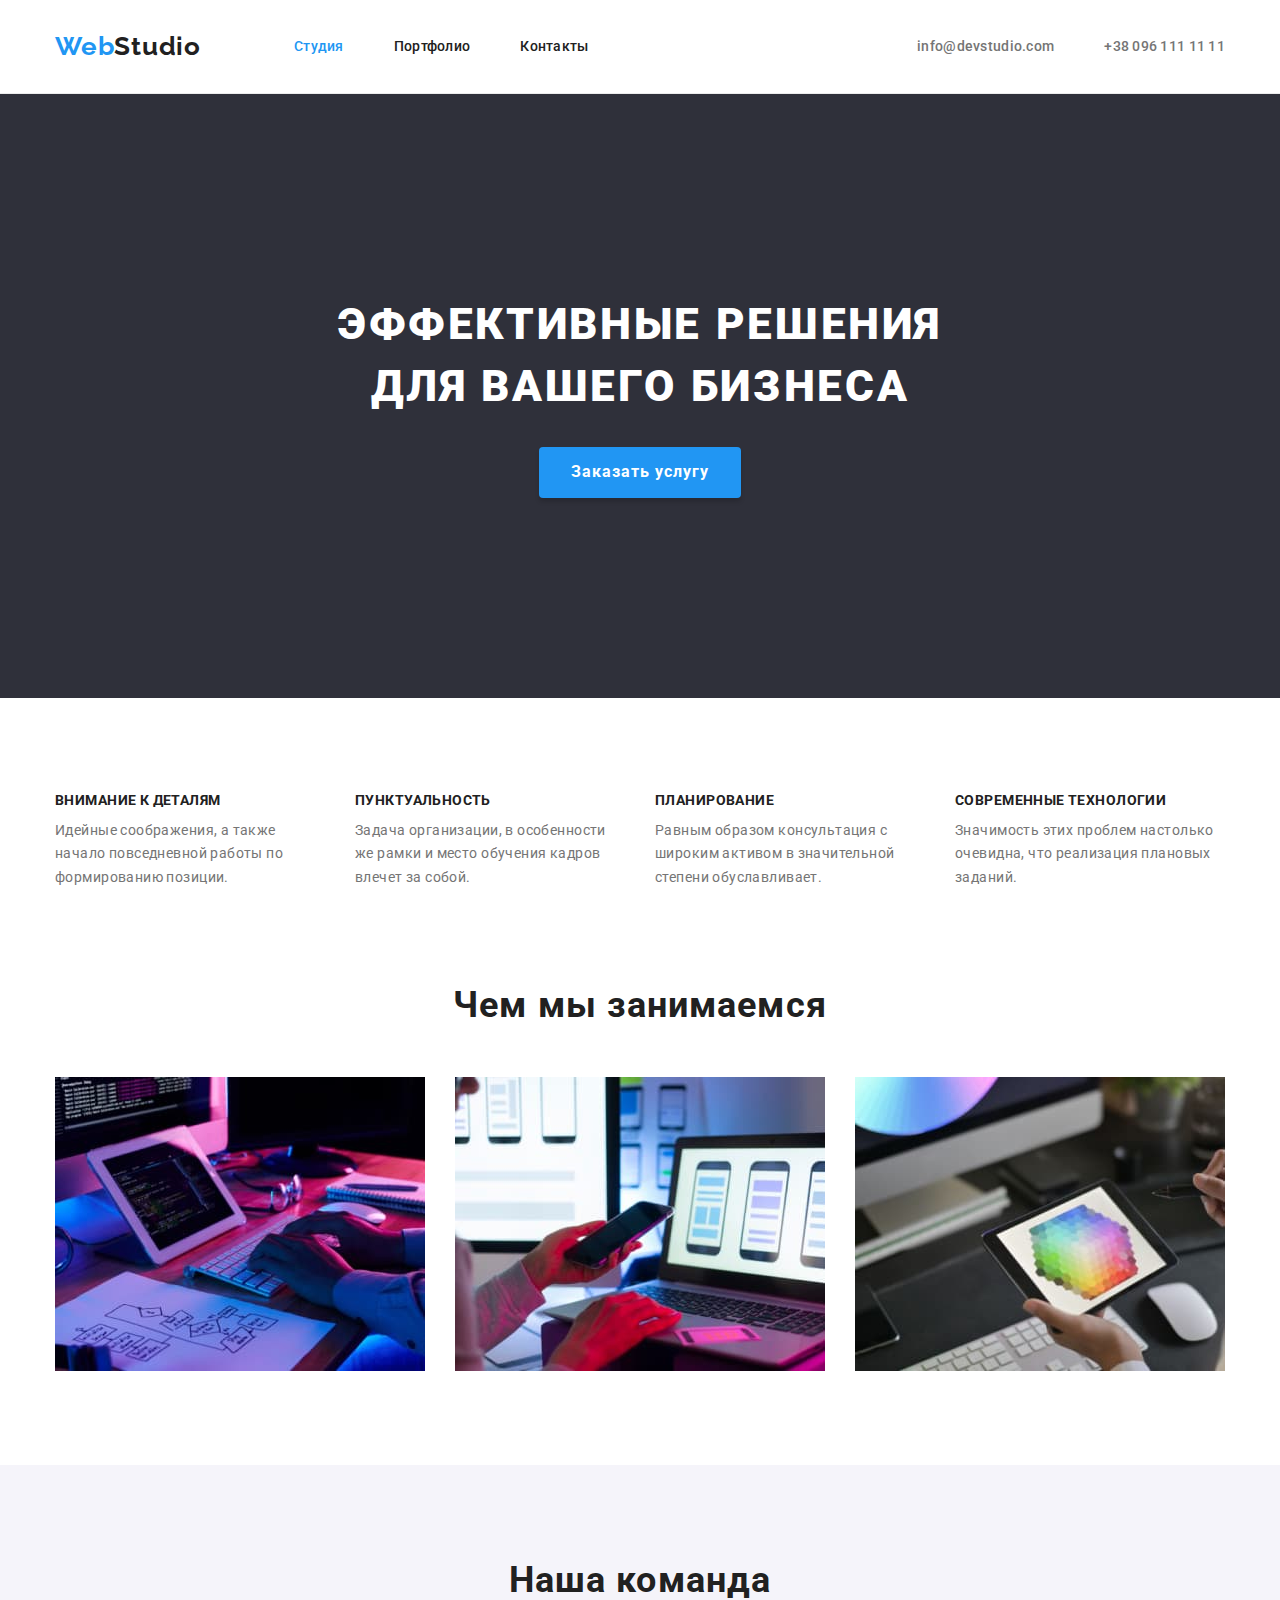
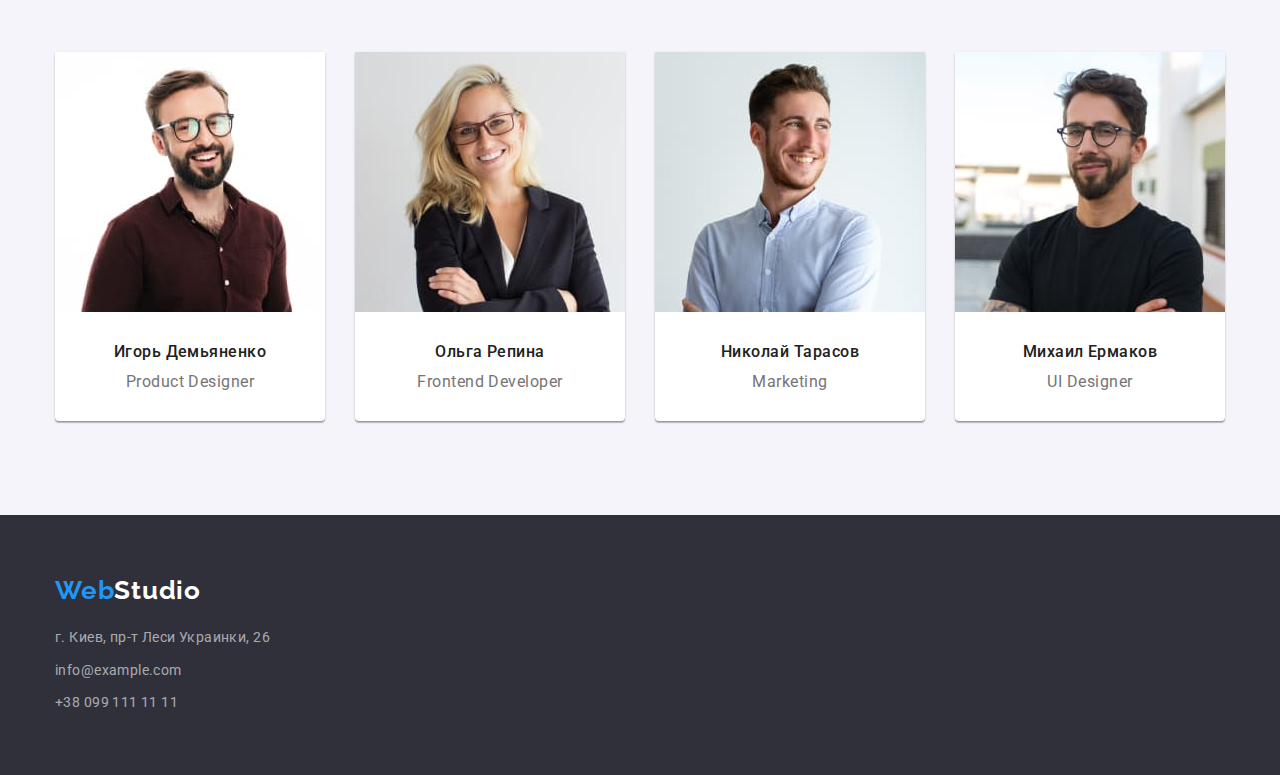
<file: index.html>
<!DOCTYPE html>
<html lang="ru">
<head>
    <meta charset="UTF-8">
    <meta name="viewport" content="width=device-width, initial-scale=1.0">
    <title>Студия</title>
    <link rel="stylesheet" href="https://fonts.googleapis.com/css2?family=Raleway:wght@700&family=Roboto:wght@400;500;700;900&display=swap">
    <link rel="stylesheet" href="./styles/styles.css"/>
    <link rel="stylesheet" href="./styles/modern-normalize.css"/>
</head>
<body class="body">
    <header class="header">
        <div class="container">
          <nav class="site-nav">
            <a href="./index.html" class="logo link"><span class="logo-main link">Web</span>Studio</a>
            <ul class="nav-list">
                <li><a href="./index.html" class="site-nav link current">Студия</a></li>
                <li><a href="./portfolio.html" class="site-nav link">Портфолио</a></li>
                <li><a href="" class="site-nav link">Контакты</a></li>
            </ul>
          </nav>
    <ul class="header-contact">
        <li><a href="mailto:info@devstudio.com" class="header-contact link">info@devstudio.com</a></li>
        <li><a href="tel:+380961111111" class="header-contact link">+38 096 111 11 11</a></li>
    </ul>
        </div>
    </header>
    <main>
        <section class="hero-section">
            <div class="container">
                <h1 class="hero-title">Эффективные решения <br/>для вашего бизнеса</h1>
                <button type="button" class="hero-button">Заказать услугу</button>
            </div>
        </section>
        <section class="features-section">
            <div class="container">
            <!-- Следующий заголовок для семантики. На макете его нет-->
            <h2 class="section-title visually-hidden">Наши преимущества</h2>
            <ul class="features-list">
                <li>
                    <h3 class="section-subtitle">Внимание к деталям</h3>
                    <p class="section-text">Идейные соображения, а также начало повседневной работы по формированию позиции.</p>
                </li>
                <li>
                    <h3 class="section-subtitle">Пунктуальность</h3>
                    <p class="section-text">Задача организации, в особенности же рамки и место обучения кадров влечет за собой.</p>
                </li>
                <li>
                    <h3 class="section-subtitle">Планирование</h3>
                    <p class="section-text">Равным образом консультация с широким активом в значительной степени обуславливает.</p>
                </li>
                <li>
                    <h3 class="section-subtitle">Современные технологии</h3>
                    <p class="section-text">Значимость этих проблем настолько очевидна, что реализация плановых заданий.</p>
                </li>
                 </ul>
                </div>
        </section>
        <section class="section">
            <div class="container">
            <h2 class="section-title">Чем мы занимаемся</h2>
            <ul class="case-list">
                <li><a href=""><img src="images/image-1.jpg" alt="Коддинг" width="370"></a></li>
                <li><a href=""><img src="images/image-2.jpg" alt="Дизайн" width="370"> </a></li>
                <li><a href=""><img src="images/image-3.jpg" alt="Интерфейс" width="370"></a></li>
            </ul>
            </div>
        </section>
        <section class="team-section">
            <div class="container">
            <h2 class="section-title">Наша команда</h2>
            <ul class="team-list">
                <li class="card">
                    <article class="worker-card">
                    <div class="worker-thumb">
                    <img src="images/image-4.jpg" alt="Фото сотрудника Игорь Демьяненко">
                    </div>
                    <div class="worker-info">
                        <h3 class="name">Игорь Демьяненко</h3>
                        <p class="name-subtitle">Product Designer</p>
                    </div>
                    </article>
                </li>
                <li class="card">
                    <article class="worker-card">
                    <div class="worker-thumb">
                    <img src="images/image-5.jpg" alt="Фото сотрудника Ольга Репина">
                    </div>
                    <div class="worker-info">
                        <h3 class="name">Ольга Репина</h3>
                        <p class="name-subtitle">Frontend Developer</p>
                        </div>
                        </article>
                    </li>
                    <li class="card">
                        <article class="worker-card">
                        <div class="worker-thumb">
                    <img src="images/image-6.jpg" alt="Фото сотрудника Николай Тарасов">
                    </div>
                    <div class="worker-info">
                        <h3 class="name">Николай Тарасов</h3>
                        <p class="name-subtitle">Marketing</p>
                        </div>
                        </article>
                        </li>
                        <li class="card">
                            <article class="worker-card">
                            <div class="worker-thumb">
                    <img src="images/image-7.jpg" alt="Фото сотрудника Михаил Ермаков">
                    </div>
                    <div class="worker-info">
                        <h3 class="name">Михаил Ермаков</h3>
                        <p class="name-subtitle">UI Designer</p>
                        </div>
                        </article>
                    </li>
            </ul>
            </div>
        </section>
    </main>
    <footer class="page-footer">
        <div class="container">
        <a href="./index.html" class="footer-logo link"><span class="logo-main link">Web</span>Studio</a>
            <address class="address">
                <ul class="address-list">
                    <li><a href="" class="address link">г. Киев, пр-т Леси Украинки, 26</a></li>
                    <li><a href="mailto:info@example.com" class="address link">info@example.com</p></li>
                    <li><a href="tel:+380991111111" class="address link">+38 099 111 11 11</a></li>
                </ul>
            </address>
        </div>
    </footer>
</body>
</html>
</file>
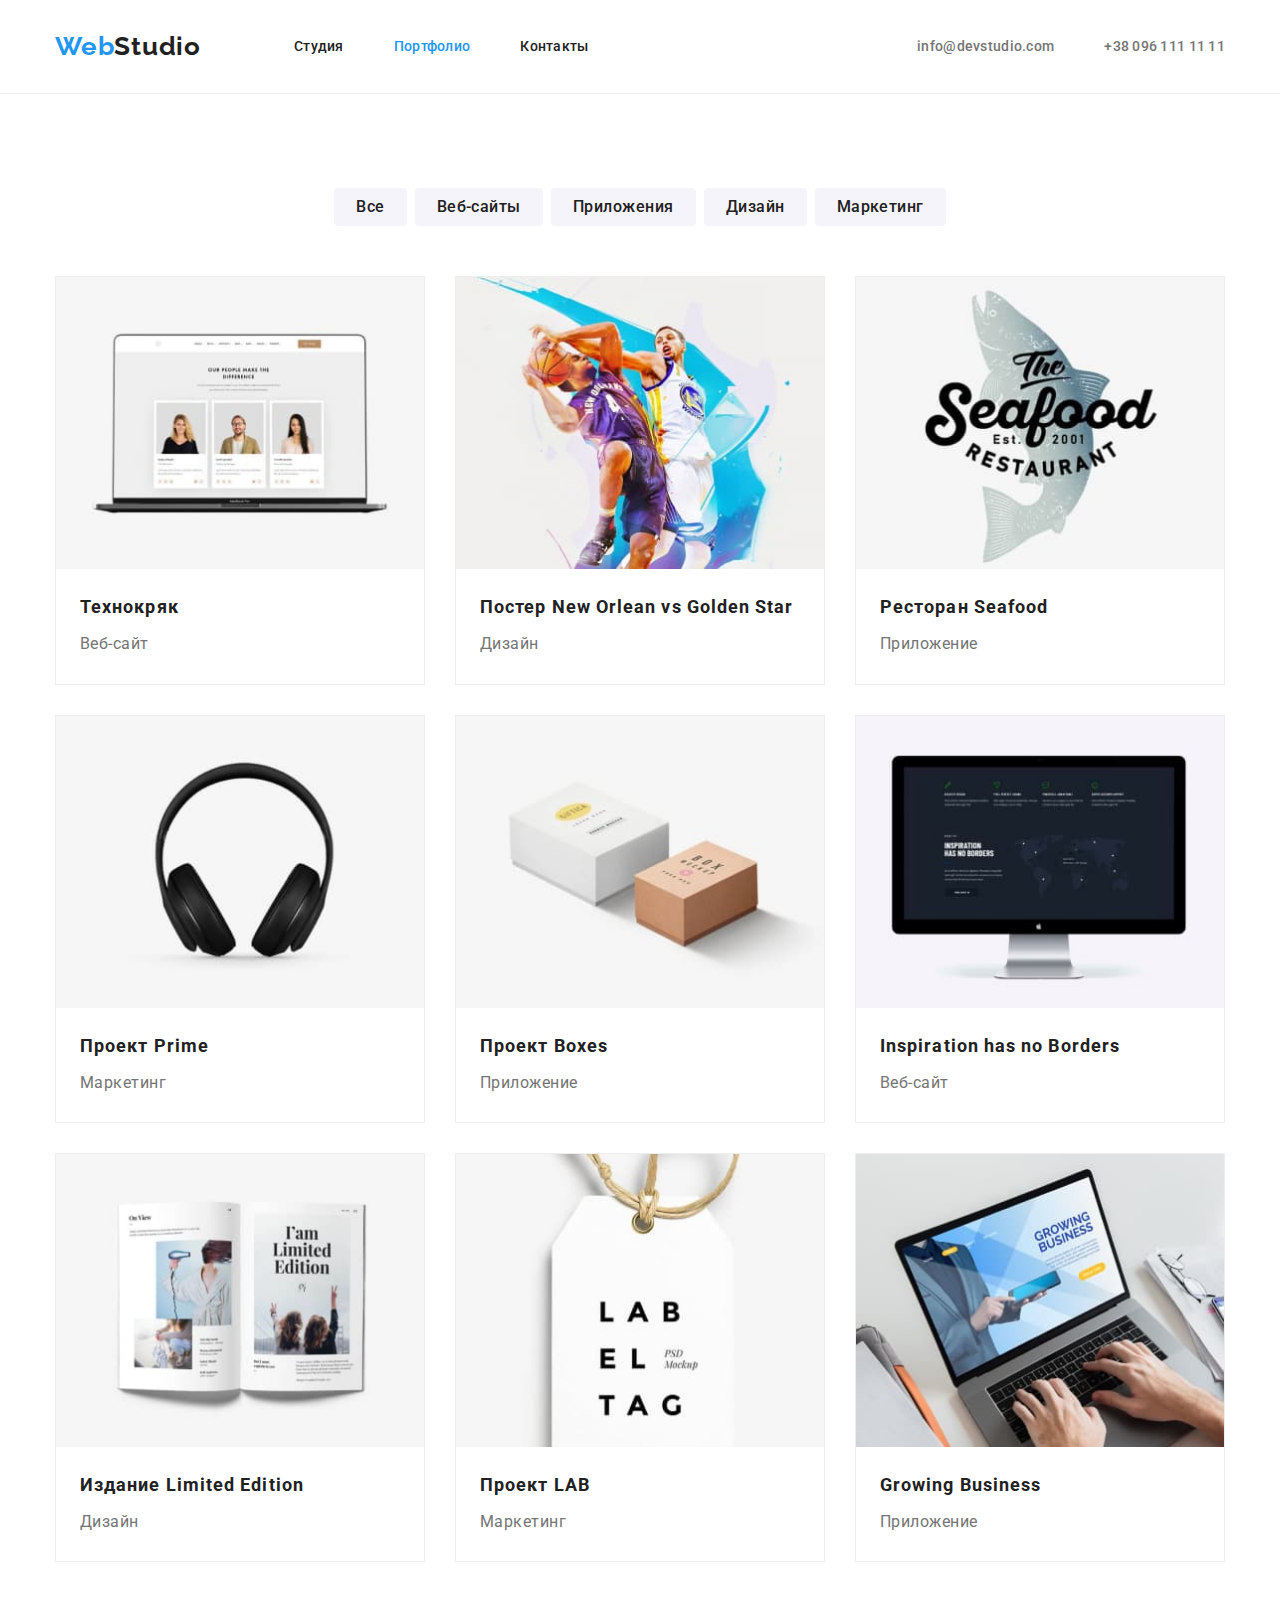
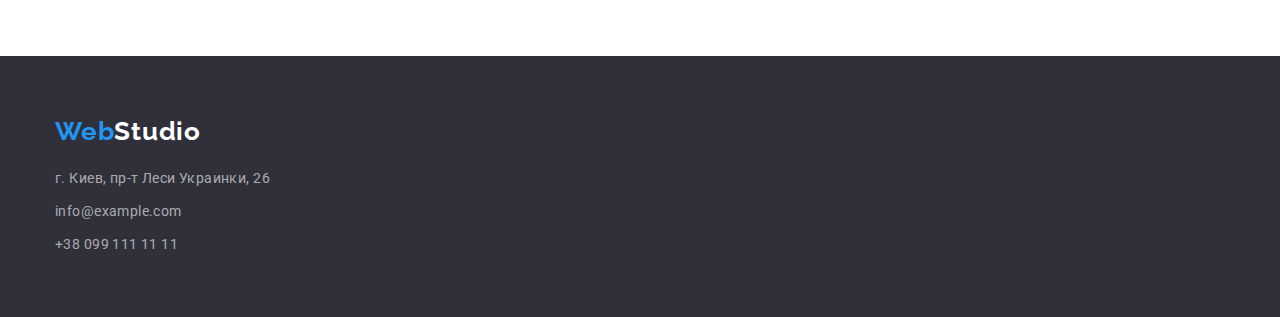
<file: portfolio.html>
<!DOCTYPE html>
<html lang="ru">
<head>
    <meta charset="UTF-8">
    <meta name="viewport" content="width=device-width, initial-scale=1.0">
    <title>Портфолио</title>
    <link rel="stylesheet" href="https://fonts.googleapis.com/css2?family=Raleway:wght@700&family=Roboto:wght@400;500;700;900&display=swap">
    <link rel="stylesheet" href="./styles/styles.css"/>
    <link rel="stylesheet" href="./styles/modern-normalize.css"/>
</head>
<body class="body">
    <header class="header">
        <div class="container">
          <nav class="site-nav">
            <a href="./index.html" class="logo link"><span class="logo-main link">Web</span>Studio</a>
            <ul class="nav-list">
                <li><a href="./index.html" class="site-nav link">Студия</a></li>
                <li><a href="./portfolio.html" class="site-nav link current">Портфолио</a></li>
                <li><a href="" class="site-nav link">Контакты</a></li>
            </ul>
          </nav>
    <ul class="header-contact">
        <li><a href="mailto:info@devstudio.com" class="header-contact link">info@devstudio.com</a></li>
        <li><a href="tel:+380961111111" class="header-contact link">+38 096 111 11 11</a></li>
    </ul>
        </div>
    </header>
    <main>
        <section class="section">
            <div class="container">
            <!-- Следующий заголовок для семантики-->
            <h1 class="visually-hidden">Проекты</h1>
            <ul class="progects-nav">
                <li><button class="nav-button">Все</button></li>
                <li><button class="nav-button">Веб-сайты</button></li>
                <li><button class="nav-button">Приложения</button></li>
                <li><button class="nav-button">Дизайн</button></li>
                <li><button class="nav-button">Маркетинг</button></li>
            </ul>
            <ul class="progects">
                <li class="card">
                    <article class="progects-title link">
                        <div class="progect-thumb">
                            <a href="" class="link"><img src="./images/image-2-1.jpg" alt="Технокряк"></a>
                        </div>
                        <div class="progect-info">
                            <h2 class="progects-subtitle">Технокряк</h2>
                <p class="progects-category">Веб-сайт</p>
                        </div>
                    </article>
                </li>

                <li class="card">
                    <article class="progects-title link">
                        <div class="progect-thumb">
                            <a href="" class="link"><img src="./images/image-2-2.jpg" alt="Постер New Orlean vs Golden Star"></a>
                        </div> 
                        <div class="progect-info">
                            <h2 class="progects-subtitle">Постер New Orlean vs Golden Star</h2>
                            <p class="progects-category">Дизайн</p>
                        </div>
                    </article>
                </li>

                <li class="card">
                    <article class="progects-title link">
                        <div class="progect-thumb">
                            <a href="" class="link"><img src="./images/image-2-3.jpg" alt="Ресторан Seafood"></a>
                        </div> 
                        <div class="progect-info">
                            <h2 class="progects-subtitle">Ресторан Seafood</h2>
                            <p class="progects-category">Приложение</p>
                        </div>
                    </article>
                </li>

                <li class="card">
                    <article class="progects-title link">
                        <div class="progect-thumb">
                            <a href="" class="link"><img src="./images/image-2-4.jpg" alt="Проект Prime"></a>
                        </div> 
                        <div class="progect-info">
                            <h2 class="progects-subtitle">Проект Prime</h2>
                            <p class="progects-category">Маркетинг</p>
                        </div>
                    </article>
                </li>

                <li class="card">
                    <article class="progects-title link">
                        <div class="progect-thumb">
                            <a href="" class="link"><img src="./images/image-2-5.jpg" alt="Проект Boxes"></a>
                        </div> 
                        <div class="progect-info">
                            <h2 class="progects-subtitle">Проект Boxes</h2>            
                            <p class="progects-category">Приложение</p>
                        </div>
                    </article>
                </li>

                <li class="card">
                    <article class="progects-title link">
                        <div class="progect-thumb">
                            <a href="" class="link"><img src="./images/image-2-6.jpg" alt="Inspiration has no Borders"></a>
                        </div> 
                        <div class="progect-info">
                            <h2 class="progects-subtitle">Inspiration has no Borders</h2>            
                            <p class="progects-category">Веб-сайт</p>
                        </div>
                    </article>
                </li>

                <li class="card">
                    <article class="progects-title link">
                        <div class="progect-thumb">
                            <a href="" class="link"><img src="./images/image-2-7.jpg" alt="Издание Limited Edition"></a>
                        </div> 
                        <div class="progect-info">
                            <h2 class="progects-subtitle">Издание Limited Edition</h2>            
                            <p class="progects-category">Дизайн</p>
                        </div>
                    </article>
                </li>

                <li class="card">
                    <article class="progects-title link">
                        <div class="progect-thumb">
                            <a href="" class="link"><img src="./images/image-2-8.jpg" alt="Проект LAB"></a>
                        </div> 
                        <div class="progect-info">
                            <h2 class="progects-subtitle">Проект LAB</h2>            
                            <p class="progects-category">Маркетинг</p>
                        </div>
                    </article>
                </li> 

                <li class="card">
                    <article class="progects-title link">
                        <div class="progect-thumb">
                            <a href="" class="link"><img src="./images/image-2-9.jpg" alt="Growing Business"></a>
                        </div> 
                        <div class="progect-info">
                            <h2 class="progects-subtitle">Growing Business</h2>            
                            <p class="progects-category">Приложение</p>
                        </div>
                    </article>
                </li>                                               
            </ul>
            </div>
        </section>
    </main>
    <footer class="page-footer">
        <div class="container">
        <a href="./index.html" class="footer-logo link"><span class="logo-main link">Web</span>Studio</a>
            <address class="address">
                <ul class="address-list">
                    <li><a href="" class="address link">г. Киев, пр-т Леси Украинки, 26</a></li>
                    <li><a href="mailto:info@example.com" class="address link">info@example.com</p></li>
                    <li><a href="tel:+380991111111" class="address link">+38 099 111 11 11</a></li>
                </ul>
            </address>
        </div>
    </footer>
</body>
</html>
</file>
<file: styles/styles.css>
:root {
    --main-font-name: 'Roboto';
    --main-font-family: sans-serif;
    --secondary-font-name: 'Raleway';
    --secondary-font-family: sans-serif;

    --main-text-color: #757575;
    --main-background-color: #ffffff;
    --accent-text-color:#FFFFFF;
    --accent-color:#2196F3;
    --title-text-color:#212121;
    --button-background-color:#F5F4FA;
    --section-background-color:#2F303A;
    --address-color: rgba(255, 255, 255, 0.6);
    --card-shadow: 0px 1px 3px rgba(0, 0, 0, 0.12), 
    0px 1px 1px rgba(0, 0, 0, 0.14), 0px 2px 1px rgba(0, 0, 0, 0.2);
    --button-shadow: 0px 3px 1px rgba(0, 0, 0, 0.1), 
    0px 1px 2px rgba(0, 0, 0, 0.08), 0px 2px 2px rgba(0, 0, 0, 0.12);
    --hero-button-shadow: 0px 4px 4px rgba(0, 0, 0, 0.15);
}

h1, h2, h3, p {
    margin-top: 0;
    margin-bottom: 0;
} 

img {
    display: block;
    max-width: 100%;
    height: auto;
}

ul {
    margin: 0;
    padding: 0;
    list-style: none;
}

section {
    padding-top: 94px;
    padding-bottom: 94px;
}

.body {
    color: var(--main-text-color);
    background-color: var(--main-background-color);
    font-family: var(--main-font-name), var(--main-font-family);
    font-size: 14px;
    line-height: 1.7;
    font-weight: 400;
    letter-spacing: 0.03em;
}

.link {
    text-decoration: none;
}

.title {
    color: var(--title-text-color);
    font-family: var(--main-font-name);
    font-style: normal;
    font-weight: bold;
}

.logo {
    color: var(--title-text-color);
    font-family: var(--secondary-font-name);
    font-style: normal;
    font-weight: bold;
    font-size: 26px;
    line-height: 1,2;
    /* identical to box height */

    letter-spacing: 0.03em; 
}

.header {
    border-bottom: 1px solid #ececec;
}

.header .logo {
    margin-top: 24px;
    margin-bottom: 25px;
}

.logo-main {
    color: var(--accent-color);
    font-family: var(--secondary-font-name);
    font-style: normal;
    font-weight: bold;
    font-size: 26px;
    line-height: 1.2;
    /* identical to box height */

    letter-spacing: 0.03em;
}

.site-nav{
    display: flex;
    align-items: center;
}

.site-nav.link {
    color:var(--title-text-color);
    font-style: normal;
    font-weight: 500;
    font-size: 14px;
    line-height: 1.1;
    letter-spacing: 0.02em;
}

.site-nav.link.current {
    color: var(--accent-color);
}

.site-nav.link:hover,
.site-nav.link:focus {
    color:var(--accent-color);
    font-style: normal;
    font-weight: 500;
    font-size: 14px;
    line-height: 1.1;
    letter-spacing: 0.02em;
}

.nav-list {
    display: flex;
    margin-left: 93px;
}

.nav-list a {
    display: block;
}

.header-contact {
    display: flex;
    margin-left: auto;
}

.header-contact.link {
    color:var(--main-text-color);
    font-family: var(--main-font-name);
    font-style: normal;
    font-weight: 500;
    font-size: 14px;
    line-height: 1.1;
    letter-spacing: 0.02em;
}

.header-contact.link:hover,
.header-contact.link:focus {
    color:var(--accent-color);
    font-family: var(--main-font-name);
    font-style: normal;
    font-weight: 500;
    font-size: 14px;
    line-height: 1.1;
    letter-spacing: 0.02em;
}

.site-nav li:not(:first-child),
.header-contact li:not(:first-child) {
    margin-left: 50px;
}

.header .container {
    display: flex;
    padding-top: 0;
    padding-bottom: 0;
    align-items: center;
}

.hero-section {
    background-color: var(--section-background-color);
    text-align: center;
    padding-top: 200px;
    padding-bottom: 200px;
}

.hero-title {
    color: var(--accent-text-color);
    font-family: var(--main-font-name);
    font-style: normal;
    font-weight: 900;
    font-size: 44px;
    line-height: 1.4;
    /* or 136% */
    
    letter-spacing: 0.06em;
    text-transform: uppercase;

    margin-bottom: 30px;
}

.hero-button {
    color: var(--accent-text-color);
    background-color: var(--accent-color);
    font-family: var(--main-font-name);
    font-style: normal;
    font-weight: bold;
    font-size: 16px;
    line-height: 1.9;
    /* identical to box height, or 187% */
    
    display: inline-block;
    align-items: center;
    letter-spacing: 0.06em;
    text-decoration: none;
    padding: 10px 32px;
    border: 0px;
    border-radius: 4px;
    box-shadow: var(--hero-button-shadow);
    margin-left: auto;
    margin-right: auto;
    cursor: pointer;
}

.nav-button {
    color: var(--title-text-color);
    background-color: var(--button-background-color);
    font-family: var(--main-font-name);
    font-style: normal;
    font-weight: 500;
    font-size: 16px;
    line-height: 1.6;
/* identical to box height, or 162% */

    text-align: center;
    letter-spacing: 0.03em;
    border: 0px;
    border-radius: 4px;
    cursor: pointer;
}

.nav-button:hover,
.nav-button:focus {
    color: var(--accent-text-color);
    background-color: var(--accent-color);
    font-family: var(--main-font-name);
    font-style: normal;
    font-weight: 500;
    font-size: 16px;
    line-height: 1.6;
/* identical to box height, or 162% */

text-align: center;
letter-spacing: 0.03em;
border-radius: 4px;
box-shadow: var(--button-shadow);
}

.features-list {
    display: flex;
}

.features-list li:not(:first-child) {
    margin-left: 30px;
}

.features-list h3 {
    margin-bottom: 10px;
}

.team-section {
    background-color: var(--button-background-color);
}

.section-title {
    color: var(--title-text-color);
    font-family: var(--main-font-name);
    font-weight: bold;
    font-size: 36px;
    line-height: 1.2;
    text-align: center;
    letter-spacing: 0.03em;

    margin-bottom: 50px;
}

.section-subtitle {
    color: var(--title-text-color);
    font-family: var(--main-font-name);
    font-weight: bold;
    font-size: 14px;
    line-height: 1.2;
    letter-spacing: 0.03em;
    text-transform: uppercase;
}

.section-text {
    font-family: var(--main-font-name);
    font-weight: normal;
    line-height: 1.7;
    /* or 171% */
    
    letter-spacing: 0.03em;

    width: 270px;
}

.case-list {
    display: flex;
    justify-content: space-between;
}

.name {
    color: var(--title-text-color);
    font-family: var(--main-font-name);
    font-weight: 500;
    font-size: 16px;
    line-height: 1.2;
    /* identical to box height */
    
    letter-spacing: 0.03em;
}

.name-subtitle {
    font-family: var(--main-font-name);
    font-style: normal;
    font-weight: normal;
    font-size: 16px;
    line-height: 1.2;
    /* identical to box height */
    
    letter-spacing: 0.03em;
}

.page-footer {
    background-color: var(--section-background-color);
    padding-top: 60px;
    padding-bottom: 60px;
}

.footer-logo {
    color: var(--accent-text-color);
    font-family: var(--secondary-font-name);
    font-style: normal;
    font-weight: bold;
    font-size: 26px;
    line-height: 1.2;
    /* identical to box height */

    letter-spacing: 0.03em;
    display: block;
    margin-bottom: 20px;
}

.address {
    color: var(--accent-text-color);
    font-family: var(--main-font-name);
    font-style: normal;
    font-weight: normal;
    font-size: 14px;
    line-height: 1.7;
    /* or 171% */
    
    letter-spacing: 0.03em;
}

.address.link {
    color: var(--address-color);
}

.address.link:hover,
.address.link:focus {
    color: var(--accent-color);
}

.progects {
    font-weight: normal;
    font-size: 16px;
    line-height: 1.9;
    /* identical to box height, or 187% */
    
    letter-spacing: 0.03em;
}

.progects-title {
    color: var(--title-text-color);
    font-weight: bold;
    font-size: 18px;
    line-height: 2;
    /* identical to box height, or 200% */
    
    letter-spacing: 0.06em;

    border: 1px solid #EEEEEE;
    overflow: hidden;
}

.progect-info .progects-title {
    display: inline-block;
    margin-bottom: 4px;
}

.progect-info .progects-subtitle {
    display: inline-block;
    margin-bottom: 4px;
}

.progect-info .progects-category {
    margin-bottom: 4px;
}

.progects-title.link:hover,
.progects-title.link:focus {
    color: var(--accent-color);
}

.visually-hidden {
    position: absolute;
    width: 1px;
    height: 1px;
    margin: -1px;
    border: 0;
    padding: 0;
    
    white-space: nowrap;
    clip-path: inset(100%);
    clip: rect(0 0 0 0);
    overflow: hidden;
  }

  .container {
      width: 1200px;
      margin-left: auto;
      margin-right: auto;
      padding-left: 15px;
      padding-right: 15px;
  }

  .features-section {
      padding-bottom: 0;
  }

  .team-list,
  .progects {
    /* Расстояние между карточками работников (наша команда) в Студия */
    --person-set-gap: 30px;
  
    display: flex;
    flex-wrap: wrap;
    margin-top: calc(-1 * var(--person-set-gap));
    margin-left: calc(-1 * var(--person-set-gap));
  }

  .team-list > .card {
    flex-basis: calc(100% / 4 - var(--person-set-gap));
    margin-left: var(--person-set-gap);
    margin-top: var(--person-set-gap);
  }

  .progects > .card {
    flex-basis: calc(100% / 3 - var(--person-set-gap));
    margin-left: var(--person-set-gap);
    margin-top: var(--person-set-gap);
  }

  .worker-card {
    box-shadow: var(--card-shadow);
    border-bottom-left-radius: 4px;
    border-bottom-right-radius: 4px;
    overflow: hidden;
    background-color: var(--accent-text-color);
  }

  .worker-info {
      padding: 30px;

      text-align: center;
  }

  .progect-info {
      padding: 20px 24px;
  }

  .worker-info > .name {
      margin-bottom: 10px;
  }

  .progects-nav {
      display: flex;
      justify-content: center;

      margin-bottom: 50px;
  }

  .progects-nav .nav-button {
      padding: 6px 22px;
  }

  .progects-nav li:not(:first-child) {
      margin-left: 8px;
  }

  .progects-subtitle {
    font-weight: bold;
    font-size: 18px;
    line-height: 2;
  }

  .progects-category {
    color: var(--main-text-color);
    font-weight: normal;
    font-size: 16px;
    line-height: 1.9;
    /* identical to box height, or 187% */
    
    letter-spacing: 0.03em;
  }

  .progects-category:hover,
  .progects-category:focus {
      color: var(--accent-color);
  }

  .address-list li:not(:last-child) {
      margin-bottom: 9px;
  }
</file>
